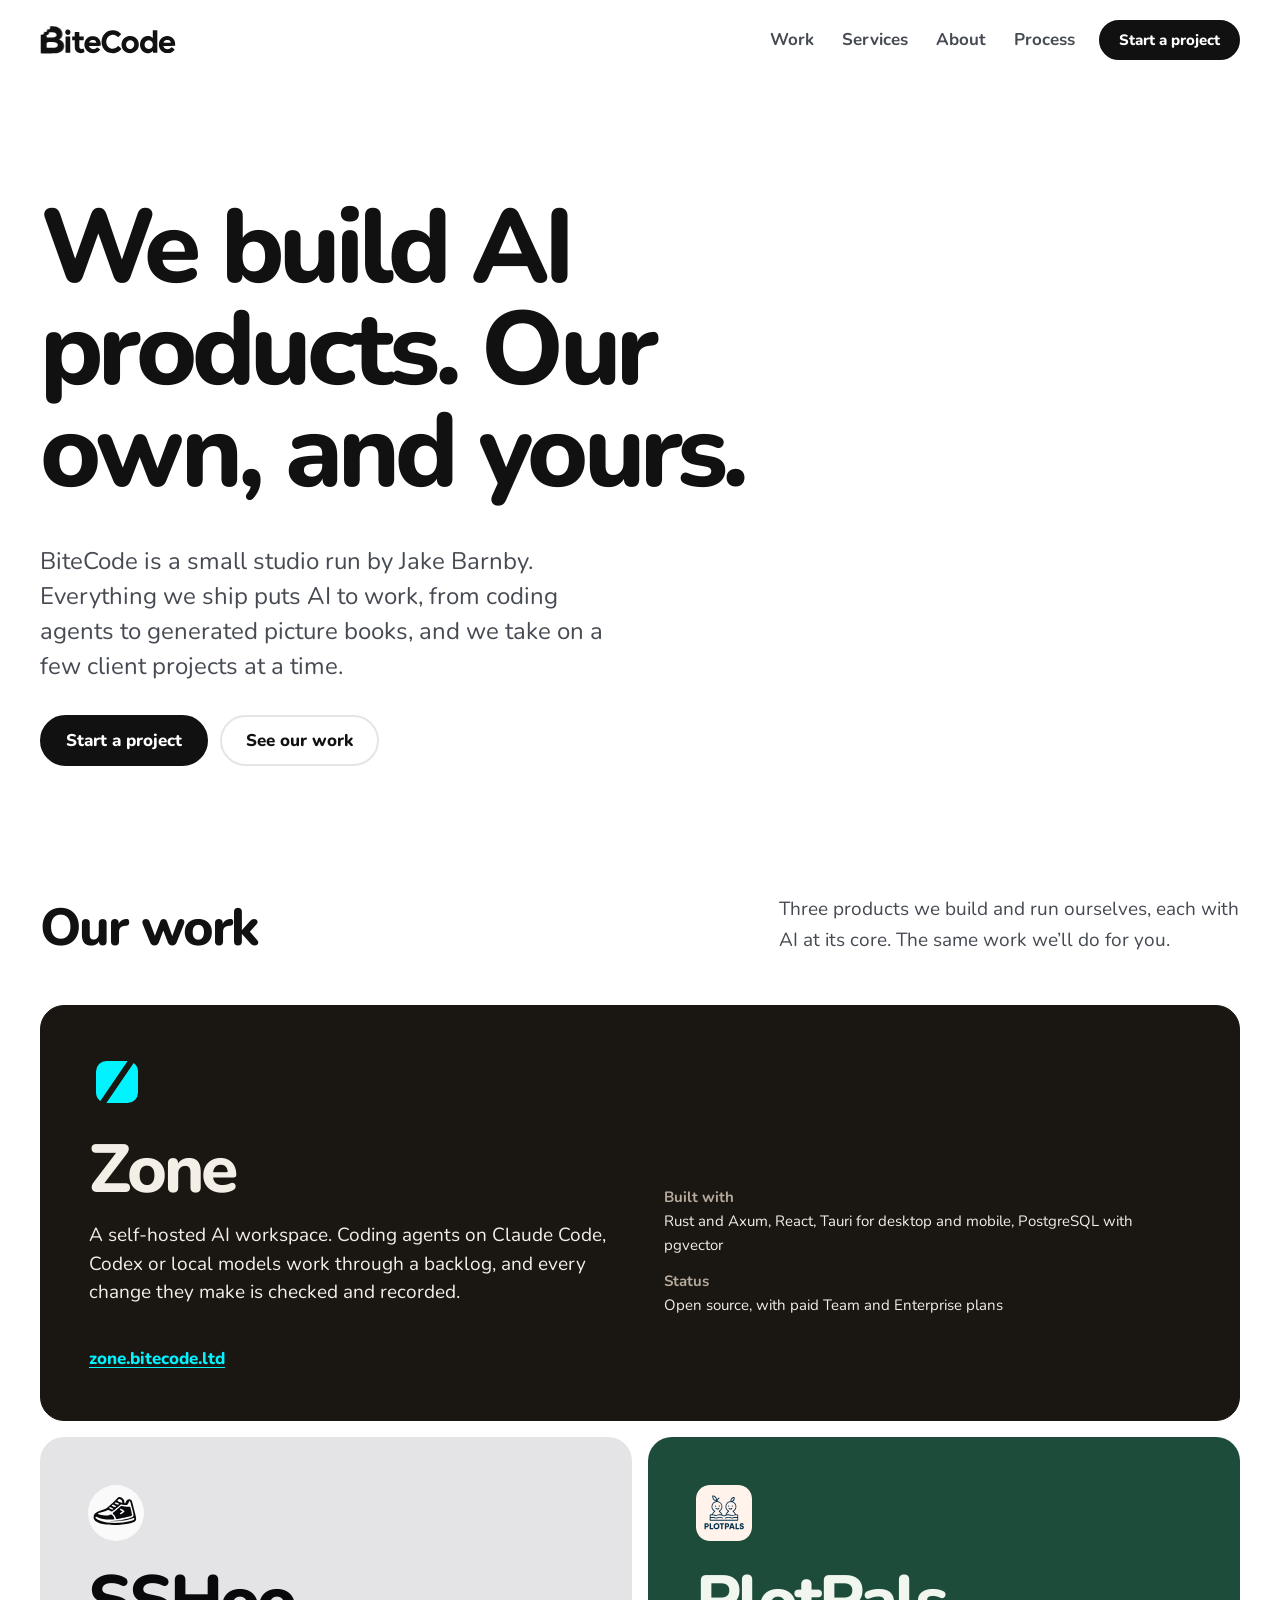
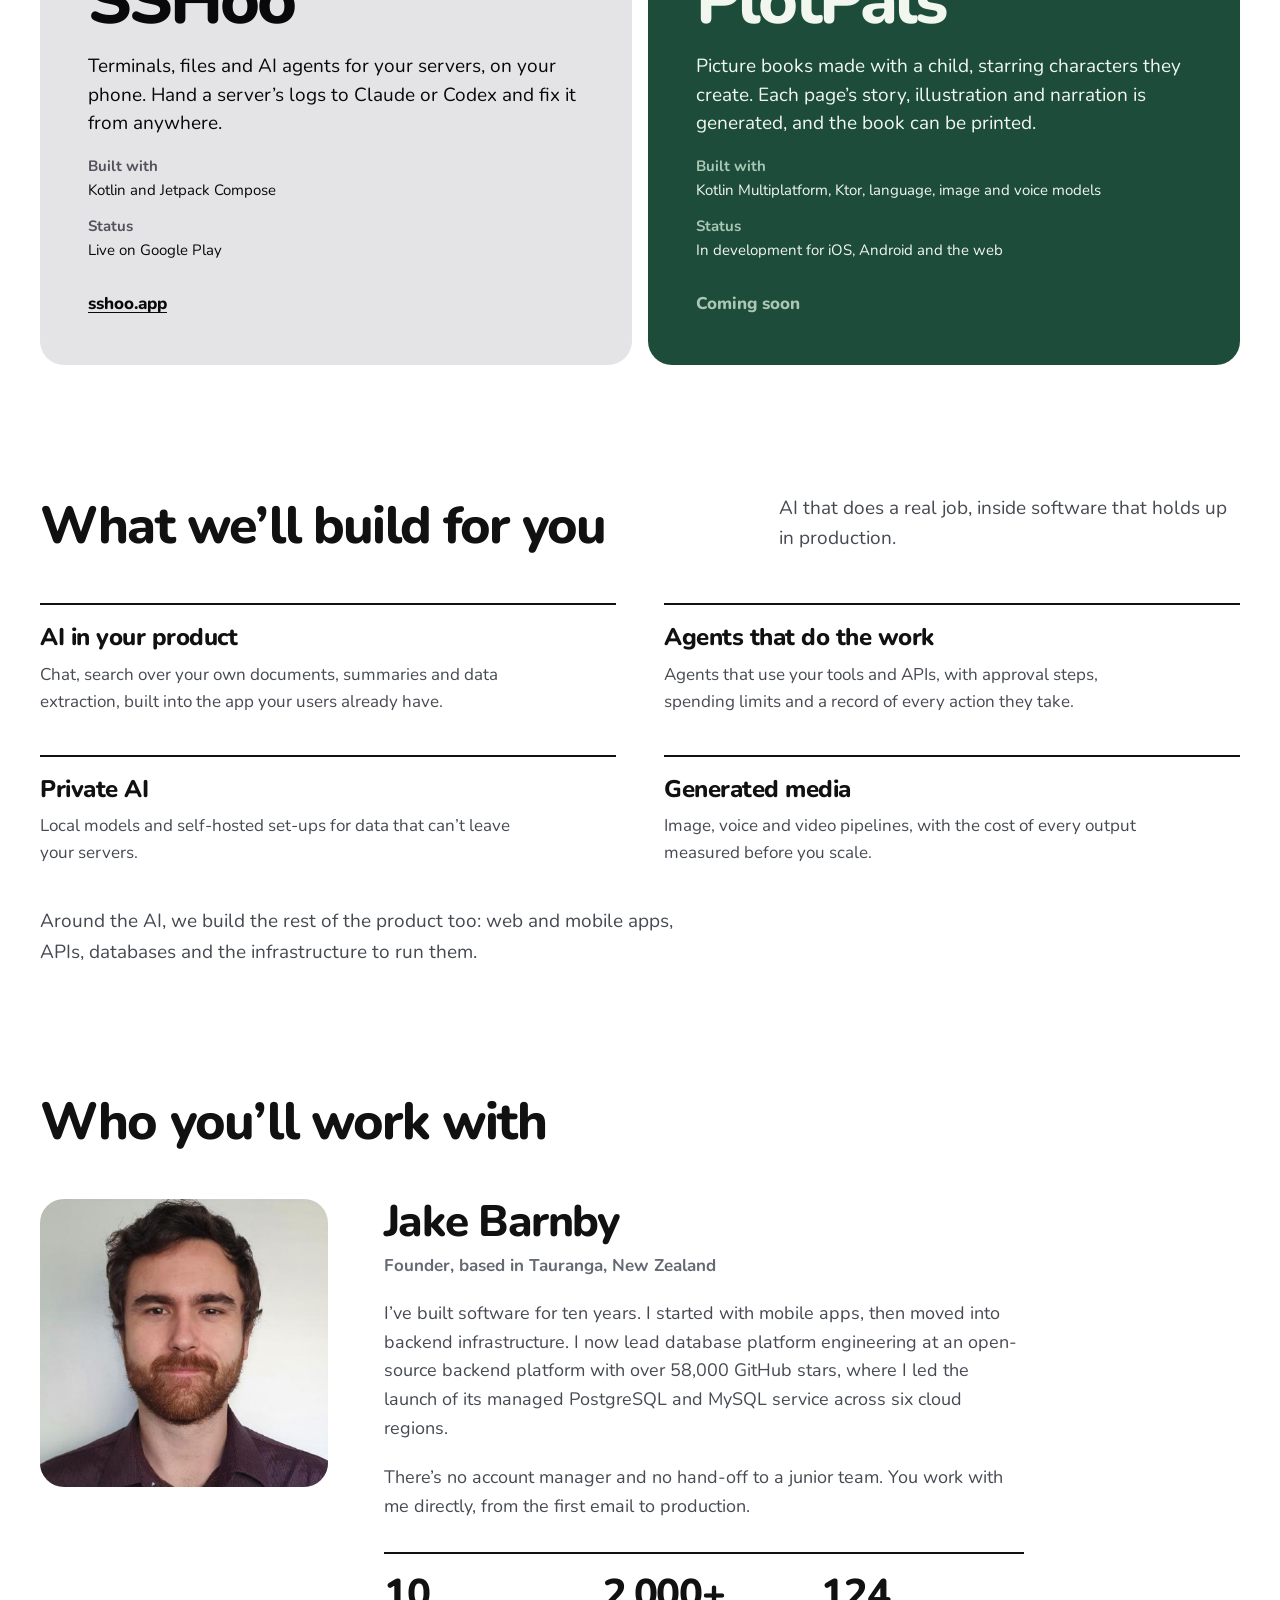
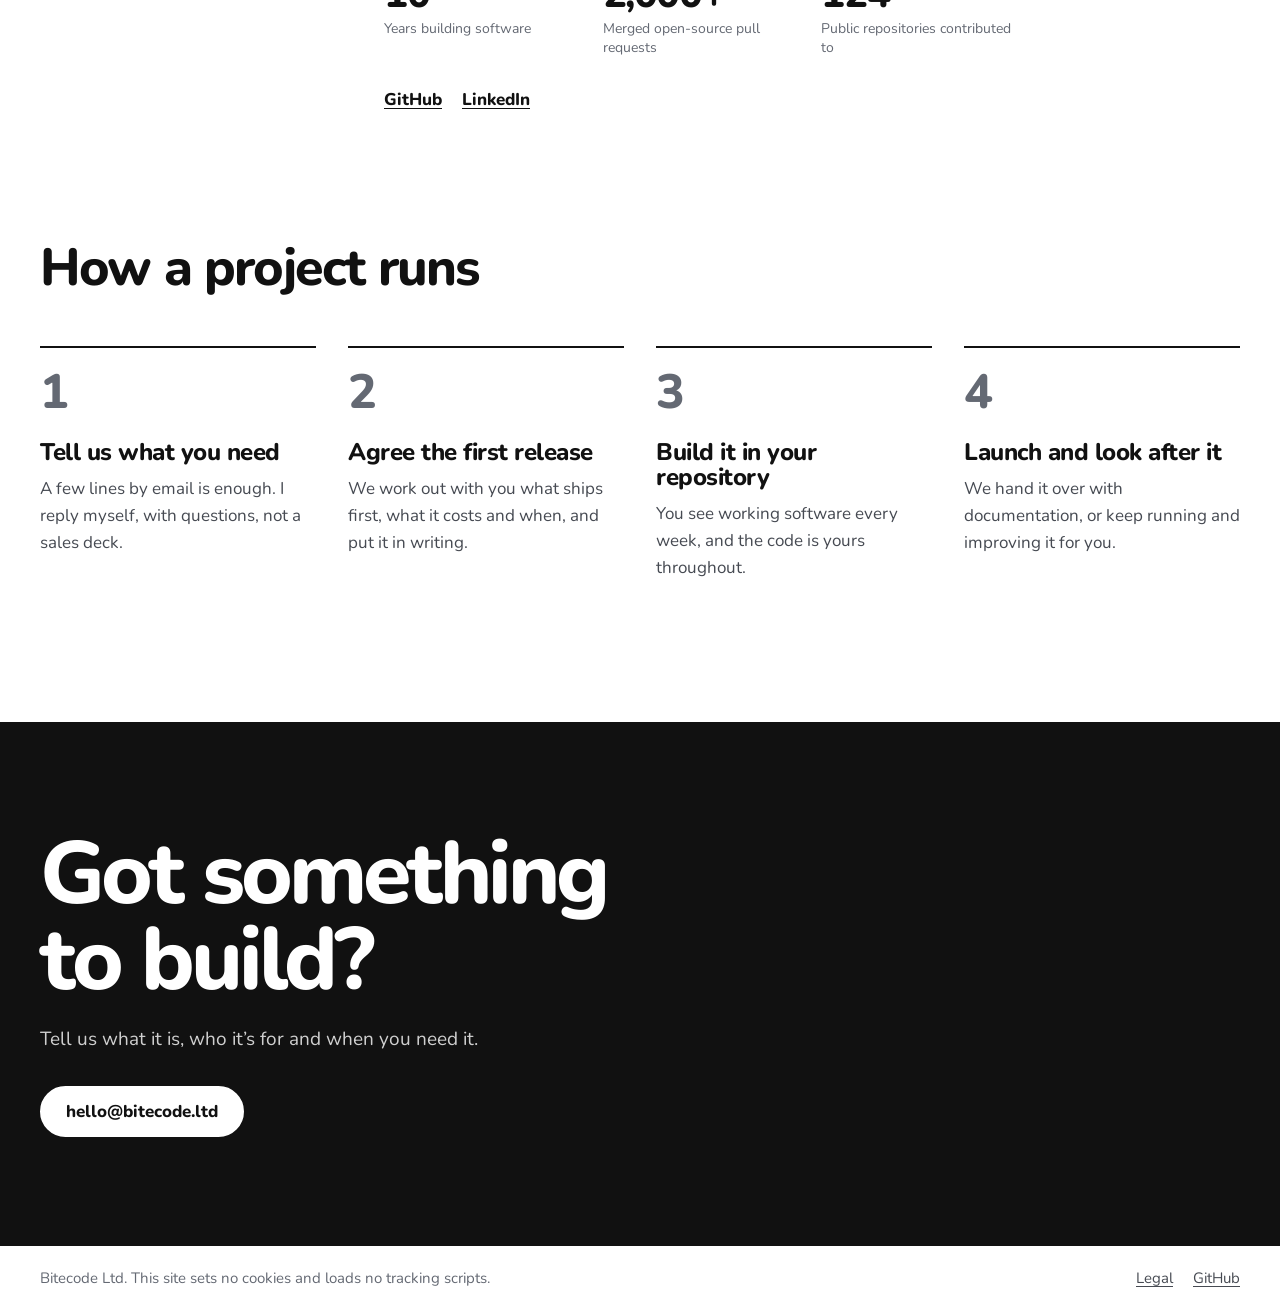
<file: site/index.html>
<!doctype html>
<html lang="en">
  <head>
    <meta charset="utf-8">
    <meta name="viewport" content="width=device-width, initial-scale=1">
    <title>BiteCode: AI products, our own and yours</title>
    <meta name="description" content="BiteCode is a small studio run by Jake Barnby. We build AI products, our own and our clients': agents, assistants, private AI and generated media.">
    <meta name="color-scheme" content="light dark">
    <meta name="theme-color" content="#ffffff" media="(prefers-color-scheme: light)">
    <meta name="theme-color" content="#0c0d10" media="(prefers-color-scheme: dark)">
    <meta name="referrer" content="strict-origin-when-cross-origin">
    <meta property="og:title" content="BiteCode">
    <meta property="og:description" content="We build AI products. Our own, and yours.">
    <meta property="og:type" content="website">
    <meta property="og:url" content="https://bitecode.ltd/">
    <link rel="canonical" href="https://bitecode.ltd/">
    <link rel="icon" href="favicon.svg" type="image/svg+xml">
    <link rel="preload" href="fonts/nunito-latin-800-normal.woff2" as="font" type="font/woff2" crossorigin>
    <link rel="preload" href="fonts/nunito-latin-400-normal.woff2" as="font" type="font/woff2" crossorigin>
    <link rel="stylesheet" href="style.css">
  </head>
  <body>
    <a class="skip-link" href="#main">Skip to content</a>
    <header class="site-header">
      <div class="container site-header-inner">
        <a class="brand" href="./" aria-current="page">
          <svg class="brand-wordmark" viewBox="7 7 818 170" role="img" aria-label="BiteCode">
            <path fill-rule="evenodd" d="M 238.836,170.147 C 227.739,166.469 220.812,160.163 216.792,150.079 C 214.741,144.936 214.540,142.529 214.208,119.291 L 213.849,94.081 206.175,93.791 L 198.500,93.500 198.500,82.500 L 198.500,71.500 206.250,71.208 L 214.000,70.916 214.000,57.933 L 214.000,44.950 216.648,43.944 C 218.104,43.390 224.291,43.064 230.398,43.219 L 241.500,43.500 241.778,57.221 L 242.056,70.942 255.278,71.221 L 268.500,71.500 268.500,82.500 L 268.500,93.500 255.250,93.779 L 242.000,94.058 242.000,115.061 C 242.000,137.889 242.603,141.200 247.328,144.296 C 250.628,146.458 257.726,146.493 263.021,144.375 C 265.255,143.481 267.352,143.019 267.681,143.348 C 268.011,143.677 269.528,148.346 271.053,153.723 C 274.234,164.941 274.455,164.375 265.195,168.712 C 257.906,172.126 246.658,172.738 238.836,170.147 Z M 314.000,170.881 C 300.524,168.711 285.358,157.595 279.182,145.361 C 264.165,115.612 277.034,81.181 307.000,70.933 C 315.452,68.042 329.767,67.796 338.500,70.391 C 359.679,76.683 372.000,94.213 372.000,118.055 C 372.000,129.010 375.666,128.000 335.893,128.000 C 296.110,128.000 298.073,127.470 304.250,136.553 C 312.702,148.980 331.212,151.415 343.961,141.776 C 346.344,139.974 349.015,137.969 349.897,137.321 C 351.230,136.340 352.846,137.222 359.496,142.560 C 363.894,146.089 367.643,149.428 367.826,149.979 C 368.010,150.530 365.571,153.695 362.406,157.013 C 350.947,169.027 333.511,174.022 314.000,170.881 Z M 344.542,105.311 C 343.470,101.042 340.242,97.227 335.185,94.254 C 331.259,91.946 329.367,91.504 323.500,91.526 C 316.200,91.554 311.833,93.114 307.153,97.367 C 305.097,99.235 301.000,105.956 301.000,107.460 C 301.000,107.757 310.949,108.000 323.108,108.000 L 345.217,108.000 344.542,105.311 Z M 427.500,170.108 C 408.492,165.372 393.868,153.919 384.951,136.787 C 379.254,125.840 377.000,116.140 377.000,102.570 C 377.000,82.307 383.463,66.480 397.536,52.280 C 411.367,38.325 427.268,32.338 448.000,33.281 C 465.085,34.057 478.736,39.545 490.531,50.378 L 496.500,55.861 486.909,65.515 L 477.318,75.170 472.559,71.051 C 459.542,59.785 442.708,57.122 428.118,64.022 C 400.994,76.849 397.416,118.620 421.867,136.993 C 429.049,142.389 435.782,144.504 445.531,144.424 C 452.409,144.369 454.580,143.890 460.666,141.085 C 464.858,139.152 469.542,136.004 472.093,133.405 C 474.471,130.982 476.936,129.000 477.570,129.000 C 479.044,129.000 497.000,144.967 497.000,146.277 C 497.000,146.818 493.901,150.305 490.113,154.026 C 482.033,161.963 470.410,168.218 459.500,170.501 C 450.215,172.443 436.180,172.271 427.500,170.108 Z M 540.000,170.886 C 536.975,170.401 530.846,168.211 526.379,166.018 C 508.991,157.481 498.019,139.865 498.027,120.500 C 498.037,95.658 513.246,75.599 536.703,69.489 C 539.848,68.670 546.294,68.000 551.029,68.000 C 584.392,68.000 608.258,96.354 602.527,129.184 C 597.434,158.358 571.168,175.875 540.000,170.886 Z M 559.728,144.469 C 565.512,142.053 569.335,138.637 572.247,133.287 C 577.890,122.919 576.621,110.396 569.057,101.802 C 553.421,84.039 525.766,95.387 525.753,119.573 C 525.750,126.473 528.486,133.770 532.804,138.376 C 539.124,145.120 551.480,147.915 559.728,144.469 Z M 646.105,170.417 C 630.021,166.092 617.714,153.347 612.387,135.500 C 609.559,126.027 609.985,111.569 613.389,101.500 C 617.734,88.644 624.342,80.223 635.195,73.713 C 649.633,65.051 670.084,66.311 683.694,76.700 L 688.000,79.987 688.000,56.465 L 688.000,32.944 701.750,33.222 L 715.500,33.500 715.500,101.500 L 715.500,169.500 702.250,169.779 L 689.000,170.058 689.000,163.913 L 689.000,157.767 685.250,161.151 C 674.439,170.906 660.335,174.244 646.105,170.417 Z M 673.500,144.134 C 678.647,141.790 684.238,135.562 686.491,129.663 C 689.087,122.864 688.231,111.776 684.635,105.640 C 676.649,92.012 659.152,88.952 647.561,99.156 C 633.514,111.520 635.961,135.320 652.105,143.365 C 658.601,146.602 667.387,146.918 673.500,144.134 Z M 766.000,170.952 C 762.975,170.431 756.840,168.208 752.366,166.012 C 743.277,161.549 735.516,154.123 730.766,145.343 C 721.668,128.523 723.057,104.022 733.974,88.777 C 744.938,73.465 766.188,65.397 785.285,69.296 C 795.827,71.448 802.965,74.908 809.378,80.973 C 819.405,90.456 824.257,102.970 823.789,118.140 L 823.500,127.500 787.842,128.000 L 752.185,128.500 753.518,132.375 C 755.214,137.309 760.148,142.407 765.957,145.229 C 769.392,146.899 772.329,147.441 778.000,147.454 C 786.704,147.474 792.427,145.319 798.682,139.668 C 802.527,136.195 802.678,136.151 805.083,137.805 C 811.565,142.265 820.000,149.445 820.000,150.502 C 820.000,152.339 807.921,163.490 803.480,165.752 C 793.740,170.714 777.613,172.951 766.000,170.952 Z M 796.531,105.250 C 795.483,101.052 791.346,96.225 786.692,93.770 C 781.193,90.870 770.168,90.677 765.000,93.391 C 758.950,96.567 753.000,103.291 753.000,106.950 C 753.000,107.652 760.339,108.000 775.108,108.000 L 797.217,108.000 796.531,105.250 Z M 158.241,120.750 L 158.500,71.500 172.500,71.500 L 186.500,71.500 186.759,120.750 L 187.019,170.000 172.500,170.000 L 157.981,170.000 158.241,120.750 Z M 163.859,58.842 C 153.898,53.067 153.354,37.908 162.875,31.439 C 165.627,29.569 167.775,29.000 172.084,29.000 C 181.832,29.000 188.231,35.367 188.231,45.066 C 188.231,57.499 174.716,65.138 163.859,58.842 Z"/>
            <g transform="scale(0.96)">
              <path class="bite-whole" fill-rule="evenodd" d="M 8.632,179.484 C 8.285,178.578 8.000,151.746 8.000,119.857 L 8.000,8.304 L 80.585,8.304 C 88.788,8.637 98.637,9.602 102.471,10.449 C 129.201,16.351 146.721,37.895 144.674,62.344 C 143.720,73.734 137.387,84.650 128.750,89.794 C 127.237,90.694 126.008,91.672 126.017,91.966 C 126.026,92.260 128.549,93.589 131.623,94.920 C 148.202,102.100 158.044,120.856 155.220,139.886 C 152.367,159.105 139.462,171.871 116.500,178.190 C 108.854,180.294 106.303,180.408 58.882,180.762 C 13.510,181.101 9.211,180.991 8.632,179.484 Z M 53,109 C 59,108 68,108 81,108 C 102,108 116,115 116,127 C 116,139 103,145 83,145 L 51,145 C 47,145 45,142 45,138 L 45,118 C 45,114 48,111 53,109 Z M 62,46 L 81,46 C 99,46 108,53 108,64 C 108,74 99,80 84,80 L 51,80 C 47,80 45,77 45,73 L 45,64 C 54,64 61,57 62,46 Z"/>
              <path class="bite-tooth" d="M 8.000,8.304 L 8.000,61.877 12.462,62.547 C 22.008,63.978 31.007,55.698 29.583,46.793 Z"/>
              <path class="bite-tooth" d="M 8.000,8.304 L 29.583,46.793 C 29.006,43.183 29.124,42.845 30.719,43.551 C 31.699,43.985 34.412,44.534 36.749,44.771 C 40.566,45.157 41.367,44.833 44.621,41.579 C 48.042,38.158 48.220,37.662 47.806,32.676 Z"/>
              <path class="bite-tooth" d="M 8.000,8.304 L 47.806,32.676 L 47.368,27.395 51.591,28.786 C 55.421,30.046 56.225,29.994 60.229,28.223 C 67.163,25.156 69.665,17.646 66.434,9.599 C 65.697,7.766 66.205,7.720 80.585,8.304 Z"/>
              <path class="bite-final" fill-rule="evenodd" d="M 8.632,179.484 C 8.285,178.578 8.000,151.746 8.000,119.857 L 8.000,61.877 12.462,62.547 C 22.008,63.978 31.007,55.698 29.583,46.793 C 29.006,43.183 29.124,42.845 30.719,43.551 C 31.699,43.985 34.412,44.534 36.749,44.771 C 40.566,45.157 41.367,44.833 44.621,41.579 C 48.042,38.158 48.220,37.662 47.806,32.676 L 47.368,27.395 51.591,28.786 C 55.421,30.046 56.225,29.994 60.229,28.223 C 67.163,25.156 69.665,17.646 66.434,9.599 C 65.697,7.766 66.205,7.720 80.585,8.304 C 88.788,8.637 98.637,9.602 102.471,10.449 C 129.201,16.351 146.721,37.895 144.674,62.344 C 143.720,73.734 137.387,84.650 128.750,89.794 C 127.237,90.694 126.008,91.672 126.017,91.966 C 126.026,92.260 128.549,93.589 131.623,94.920 C 148.202,102.100 158.044,120.856 155.220,139.886 C 152.367,159.105 139.462,171.871 116.500,178.190 C 108.854,180.294 106.303,180.408 58.882,180.762 C 13.510,181.101 9.211,180.991 8.632,179.484 Z M 53,109 C 59,108 68,108 81,108 C 102,108 116,115 116,127 C 116,139 103,145 83,145 L 51,145 C 47,145 45,142 45,138 L 45,118 C 45,114 48,111 53,109 Z M 62,46 L 81,46 C 99,46 108,53 108,64 C 108,74 99,80 84,80 L 51,80 C 47,80 45,77 45,73 L 45,64 C 54,64 61,57 62,46 Z"/>
            </g>
          </svg>
        </a>
        <nav class="site-navigation" aria-label="Main">
          <ul>
            <li><a href="#work">Work</a></li>
            <li><a href="#services">Services</a></li>
            <li><a href="#about">About</a></li>
            <li><a href="#process">Process</a></li>
          </ul>
        </nav>
        <a class="button button-small" href="mailto:hello@bitecode.ltd?subject=New%20project">Start a project</a>
      </div>
    </header>
    <main id="main" tabindex="-1">
      <section class="container hero">
        <h1>We build AI products. Our own, and yours.</h1>
        <p class="lead">BiteCode is a small studio run by Jake Barnby. Everything we ship puts AI to work, from coding agents to generated picture books, and we take on a few client projects at a time.</p>
        <div class="actions">
          <a class="button" href="mailto:hello@bitecode.ltd?subject=New%20project">Start a project</a>
          <a class="button button-quiet" href="#work">See our work</a>
        </div>
      </section>

      <section class="container section" id="work" aria-labelledby="work-heading" tabindex="-1">
        <div class="section-heading">
          <h2 id="work-heading">Our work</h2>
          <p>Three products we build and run ourselves, each with AI at its core. The same work we’ll do for you.</p>
        </div>
        <ul class="work">
          <li class="project project-zone">
            <img class="project-icon" src="products/zone.svg" alt="" width="64" height="64">
            <h3>Zone</h3>
            <p class="project-summary">A self-hosted AI workspace. Coding agents on Claude Code, Codex or local models work through a backlog, and every change they make is checked and recorded.</p>
            <dl class="project-facts">
              <div><dt>Built with</dt><dd>Rust and Axum, React, Tauri for desktop and mobile, PostgreSQL with pgvector</dd></div>
              <div><dt>Status</dt><dd>Open source, with paid Team and Enterprise plans</dd></div>
            </dl>
            <a class="project-link" href="https://zone.bitecode.ltd/">zone.bitecode.ltd</a>
          </li>
          <li class="project project-sshoo">
            <img class="project-icon" src="products/sshoo.svg" alt="" width="64" height="64">
            <h3>SSHoo</h3>
            <p class="project-summary">Terminals, files and AI agents for your servers, on your phone. Hand a server’s logs to Claude or Codex and fix it from anywhere.</p>
            <dl class="project-facts">
              <div><dt>Built with</dt><dd>Kotlin and Jetpack Compose</dd></div>
              <div><dt>Status</dt><dd>Live on Google Play</dd></div>
            </dl>
            <a class="project-link" href="https://sshoo.app/">sshoo.app</a>
          </li>
          <li class="project project-plotpals">
            <img class="project-icon" src="products/plotpals.svg" alt="" width="64" height="64">
            <h3>PlotPals</h3>
            <p class="project-summary">Picture books made with a child, starring characters they create. Each page’s story, illustration and narration is generated, and the book can be printed.</p>
            <dl class="project-facts">
              <div><dt>Built with</dt><dd>Kotlin Multiplatform, Ktor, language, image and voice models</dd></div>
              <div><dt>Status</dt><dd>In development for iOS, Android and the web</dd></div>
            </dl>
            <span class="project-link">Coming soon</span>
          </li>
        </ul>
      </section>

      <section class="container section" id="services" aria-labelledby="services-heading" tabindex="-1">
        <div class="section-heading">
          <h2 id="services-heading">What we’ll build for you</h2>
          <p>AI that does a real job, inside software that holds up in production.</p>
        </div>
        <ul class="services">
          <li>
            <h3>AI in your product</h3>
            <p>Chat, search over your own documents, summaries and data extraction, built into the app your users already have.</p>
          </li>
          <li>
            <h3>Agents that do the work</h3>
            <p>Agents that use your tools and APIs, with approval steps, spending limits and a record of every action they take.</p>
          </li>
          <li>
            <h3>Private AI</h3>
            <p>Local models and self-hosted set-ups for data that can’t leave your servers.</p>
          </li>
          <li>
            <h3>Generated media</h3>
            <p>Image, voice and video pipelines, with the cost of every output measured before you scale.</p>
          </li>
        </ul>
        <p class="services-note">Around the AI, we build the rest of the product too: web and mobile apps, APIs, databases and the infrastructure to run them.</p>
      </section>

      <section class="container section" id="about" aria-labelledby="about-heading" tabindex="-1">
        <div class="section-heading">
          <h2 id="about-heading">Who you’ll work with</h2>
        </div>
        <div class="founder">
          <img class="founder-photo" src="jake.jpg" alt="Jake Barnby" width="400" height="400">
          <div class="founder-body">
            <h3>Jake Barnby</h3>
            <p class="founder-role">Founder, based in Tauranga, New Zealand</p>
            <p>I’ve built software for ten years. I started with mobile apps, then moved into backend infrastructure. I now lead database platform engineering at an open-source backend platform with over 58,000 GitHub stars, where I led the launch of its managed PostgreSQL and MySQL service across six cloud regions.</p>
            <p>There’s no account manager and no hand-off to a junior team. You work with me directly, from the first email to production.</p>
            <dl class="founder-facts">
              <div><dt>Years building software</dt><dd>10</dd></div>
              <div><dt>Merged open-source pull requests</dt><dd>2,000+</dd></div>
              <div><dt>Public repositories contributed to</dt><dd>124</dd></div>
            </dl>
            <ul class="founder-links">
              <li><a href="https://github.com/abnegate">GitHub</a></li>
              <li><a href="https://www.linkedin.com/in/jakebarnby/">LinkedIn</a></li>
            </ul>
          </div>
        </div>
      </section>

      <section class="container section" id="process" aria-labelledby="process-heading" tabindex="-1">
        <div class="section-heading">
          <h2 id="process-heading">How a project runs</h2>
        </div>
        <ol class="process">
          <li>
            <h3>Tell us what you need</h3>
            <p>A few lines by email is enough. I reply myself, with questions, not a sales deck.</p>
          </li>
          <li>
            <h3>Agree the first release</h3>
            <p>We work out with you what ships first, what it costs and when, and put it in writing.</p>
          </li>
          <li>
            <h3>Build it in your repository</h3>
            <p>You see working software every week, and the code is yours throughout.</p>
          </li>
          <li>
            <h3>Launch and look after it</h3>
            <p>We hand it over with documentation, or keep running and improving it for you.</p>
          </li>
        </ol>
      </section>

      <section class="contact" aria-labelledby="contact-heading">
        <div class="container contact-inner">
          <h2 id="contact-heading">Got something to build?</h2>
          <p>Tell us what it is, who it’s for and when you need it.</p>
          <a class="button button-inverse" href="mailto:hello@bitecode.ltd?subject=New%20project">hello@bitecode.ltd</a>
        </div>
      </section>
    </main>
    <footer class="site-footer">
      <div class="container site-footer-inner">
        <p>Bitecode Ltd. This site sets no cookies and loads no tracking scripts.</p>
        <nav aria-label="Footer">
          <ul>
            <li><a href="legal/">Legal</a></li>
            <li><a href="https://github.com/bitecodehq">GitHub</a></li>
          </ul>
        </nav>
      </div>
    </footer>
  </body>
</html>
</file>
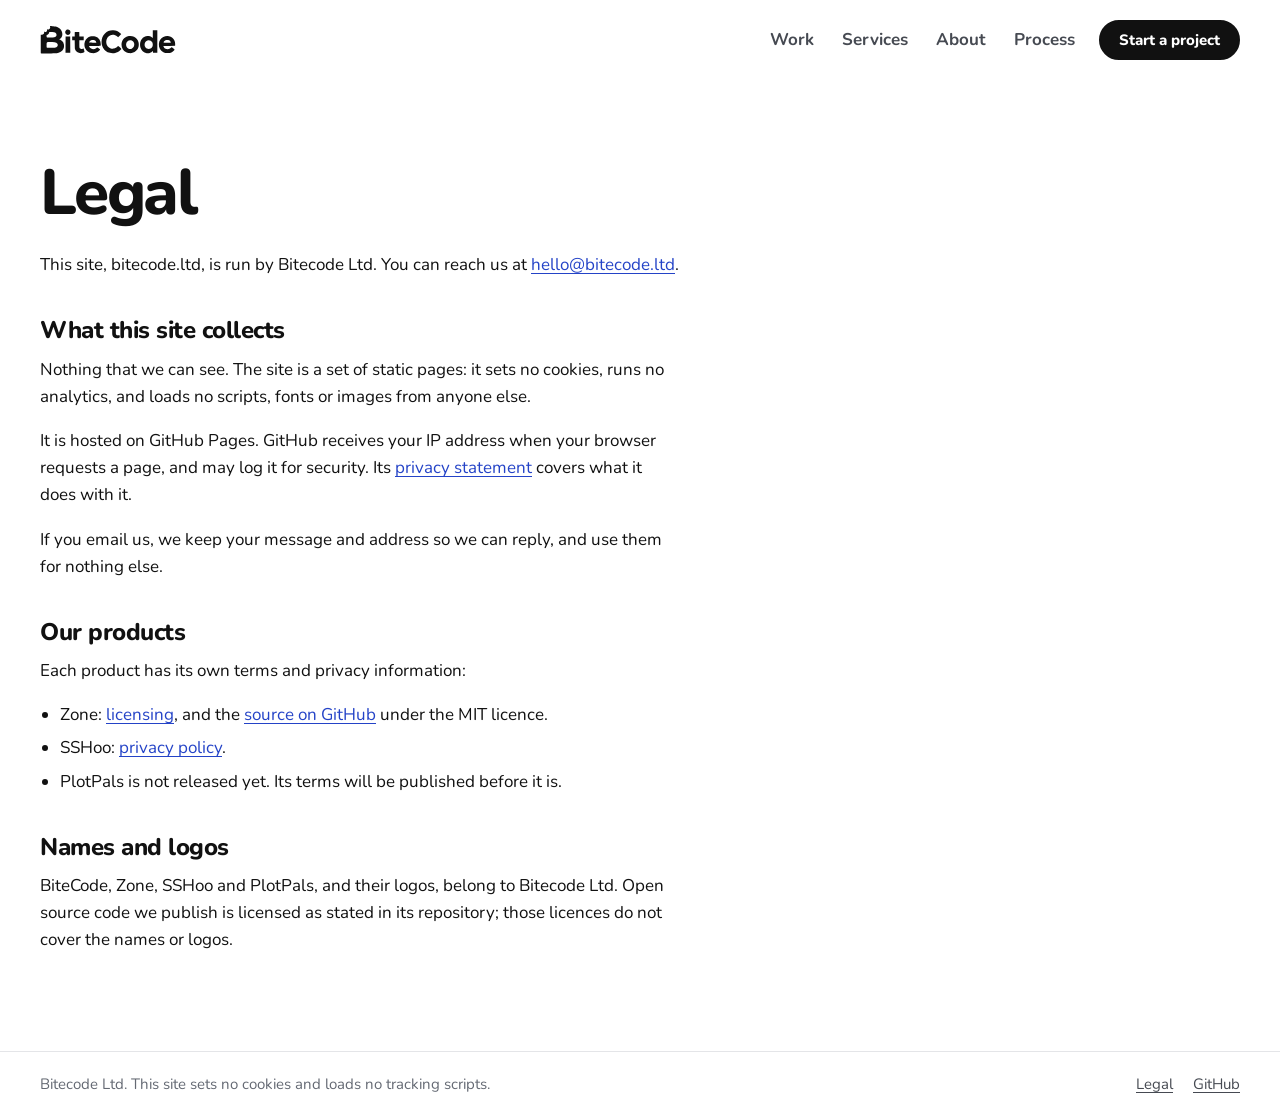
<file: site/legal/index.html>
<!doctype html>
<html lang="en">
  <head>
    <meta charset="utf-8">
    <meta name="viewport" content="width=device-width, initial-scale=1">
    <title>Legal - BiteCode</title>
    <meta name="description" content="Who runs bitecode.ltd, what this site collects, and where to find each product's terms.">
    <meta name="color-scheme" content="light dark">
    <meta name="theme-color" content="#ffffff" media="(prefers-color-scheme: light)">
    <meta name="theme-color" content="#0c0d10" media="(prefers-color-scheme: dark)">
    <meta name="referrer" content="strict-origin-when-cross-origin">
    <link rel="canonical" href="https://bitecode.ltd/legal/">
    <link rel="icon" href="../favicon.svg" type="image/svg+xml">
    <link rel="preload" href="../fonts/nunito-latin-400-normal.woff2" as="font" type="font/woff2" crossorigin>
    <link rel="stylesheet" href="../style.css">
  </head>
  <body>
    <a class="skip-link" href="#main">Skip to content</a>
    <header class="site-header">
      <div class="container site-header-inner">
        <a class="brand" href="../">
          <svg class="brand-wordmark" role="img" aria-label="BiteCode"><use href="../logo.svg#wordmark"/></svg>
        </a>
        <nav class="site-navigation" aria-label="Main">
          <ul>
            <li><a href="../#work">Work</a></li>
            <li><a href="../#services">Services</a></li>
            <li><a href="../#about">About</a></li>
            <li><a href="../#process">Process</a></li>
          </ul>
        </nav>
        <a class="button button-small" href="mailto:hello@bitecode.ltd?subject=New%20project">Start a project</a>
      </div>
    </header>
    <main id="main" tabindex="-1">
      <article class="container prose">
        <h1>Legal</h1>
        <p>This site, bitecode.ltd, is run by Bitecode Ltd. You can reach us at <a href="mailto:hello@bitecode.ltd">hello@bitecode.ltd</a>.</p>

        <h2>What this site collects</h2>
        <p>Nothing that we can see. The site is a set of static pages: it sets no cookies, runs no analytics, and loads no scripts, fonts or images from anyone else.</p>
        <p>It is hosted on GitHub Pages. GitHub receives your IP address when your browser requests a page, and may log it for security. Its <a href="https://docs.github.com/en/site-policy/privacy-policies/github-general-privacy-statement">privacy statement</a> covers what it does with it.</p>
        <p>If you email us, we keep your message and address so we can reply, and use them for nothing else.</p>

        <h2>Our products</h2>
        <p>Each product has its own terms and privacy information:</p>
        <ul>
          <li>Zone: <a href="https://zone.bitecode.ltd/licensing/">licensing</a>, and the <a href="https://github.com/bitecodehq/zone">source on GitHub</a> under the MIT licence.</li>
          <li>SSHoo: <a href="https://sshoo.app/privacy">privacy policy</a>.</li>
          <li>PlotPals is not released yet. Its terms will be published before it is.</li>
        </ul>

        <h2>Names and logos</h2>
        <p>BiteCode, Zone, SSHoo and PlotPals, and their logos, belong to Bitecode Ltd. Open source code we publish is licensed as stated in its repository; those licences do not cover the names or logos.</p>
      </article>
    </main>
    <footer class="site-footer">
      <div class="container site-footer-inner">
        <p>Bitecode Ltd. This site sets no cookies and loads no tracking scripts.</p>
        <nav aria-label="Footer">
          <ul>
            <li><a href="./" aria-current="page">Legal</a></li>
            <li><a href="https://github.com/bitecodehq">GitHub</a></li>
          </ul>
        </nav>
      </div>
    </footer>
  </body>
</html>
</file>
<file: site/style.css>
@font-face {
  font-family: 'Nunito';
  font-style: normal;
  font-weight: 400;
  font-display: swap;
  src: url('fonts/nunito-latin-400-normal.woff2') format('woff2');
}

@font-face {
  font-family: 'Nunito';
  font-style: normal;
  font-weight: 700;
  font-display: swap;
  src: url('fonts/nunito-latin-700-normal.woff2') format('woff2');
}

@font-face {
  font-family: 'Nunito';
  font-style: normal;
  font-weight: 800;
  font-display: swap;
  src: url('fonts/nunito-latin-800-normal.woff2') format('woff2');
}

:root {
  color-scheme: light dark;
  --font: 'Nunito', system-ui, -apple-system, 'Segoe UI', sans-serif;

  --background: #ffffff;
  --text: #111111;
  --text-secondary: #464a52;
  --text-muted: #646973;
  --line: #e4e5e8;
  --focus: #2443c7;
  --band: #111111;
  --band-text: #ffffff;
  --zone-edge: #1a1612;

  --gutter: 16px;
  --width: 1200px;
  --measure: 40rem;
  --radius: 24px;
}

@media (prefers-color-scheme: dark) {
  :root {
    --background: #0c0d10;
    --text: #ffffff;
    --text-secondary: #c3c7ce;
    --text-muted: #9ca1aa;
    --line: #25272d;
    --focus: #93abff;
    --band: #17191e;
    --band-text: #ffffff;
    --zone-edge: #3a332b;
  }
}

@media (min-width: 720px) {
  :root {
    --gutter: 40px;
  }
}

*,
*::before,
*::after {
  box-sizing: border-box;
}

html {
  -webkit-text-size-adjust: 100%;
  text-size-adjust: 100%;
  scroll-behavior: smooth;
}

@media (prefers-reduced-motion: reduce) {
  html {
    scroll-behavior: auto;
  }
}

body {
  margin: 0;
  min-height: 100vh;
  display: flex;
  flex-direction: column;
  background: var(--background);
  color: var(--text);
  font-family: var(--font);
  font-size: 1.0625rem;
  line-height: 1.6;
  overflow-wrap: break-word;
  -webkit-font-smoothing: antialiased;
}

main {
  flex: 1;
}

main:focus,
section:focus {
  outline: none;
}

h1,
h2,
h3,
p,
dl,
dd {
  margin: 0;
}

h1,
h2,
h3 {
  font-weight: 800;
  line-height: 1.05;
}

ul,
ol {
  margin: 0;
  padding: 0;
  list-style: none;
}

a {
  color: inherit;
  text-decoration-thickness: 1px;
  text-underline-offset: 0.2em;
}

a:hover {
  text-decoration-thickness: 2px;
}

:focus-visible {
  outline: 3px solid var(--focus);
  outline-offset: 3px;
  border-radius: 6px;
}

.skip-link {
  position: absolute;
  left: var(--gutter);
  top: -100px;
  padding: 0.5rem 0.75rem;
  background: var(--text);
  color: var(--background);
  border-radius: 8px;
  z-index: 10;
}

.skip-link:focus {
  top: 12px;
}

.container {
  width: 100%;
  max-width: calc(var(--width) + 2 * var(--gutter));
  margin: 0 auto;
  padding: 0 var(--gutter);
}

.button {
  display: inline-flex;
  align-items: center;
  justify-content: center;
  min-height: 3rem;
  padding: 0.625rem 1.5rem;
  border: 2px solid var(--text);
  border-radius: 999px;
  background: var(--text);
  color: var(--background);
  font-weight: 800;
  text-decoration: none;
  white-space: nowrap;
}

.button:hover {
  background: transparent;
  color: var(--text);
}

.button-quiet {
  background: transparent;
  color: var(--text);
  border-color: var(--line);
}

.button-quiet:hover {
  border-color: var(--text);
}

.button-small {
  min-height: 2.5rem;
  padding: 0.375rem 1.125rem;
  font-size: 0.9375rem;
}

.site-header-inner {
  display: flex;
  align-items: center;
  gap: 1.5rem;
  padding-top: 1.25rem;
  padding-bottom: 1.25rem;
}

.brand {
  display: inline-flex;
  margin-right: auto;
  color: var(--text);
}

.brand-wordmark {
  display: block;
  width: 8.5rem;
  height: 1.75rem;
  fill: currentColor;
}

.bite-whole,
.bite-tooth {
  display: none;
}

@media (prefers-reduced-motion: no-preference) {
  .bite-whole {
    display: inline;
    animation: bite-swap 0s linear 1.15s forwards;
  }

  .bite-tooth {
    display: inline;
    fill: var(--background);
    stroke: var(--background);
    stroke-width: 0.75;
    opacity: 0;
    transform-box: fill-box;
    transform-origin: 0 0;
    animation: bite 0.16s cubic-bezier(0.2, 0.9, 0.3, 1.25) forwards;
  }

  .bite-tooth:nth-of-type(2) {
    animation-delay: 0.5s;
  }

  .bite-tooth:nth-of-type(3) {
    animation-delay: 0.72s;
  }

  .bite-tooth:nth-of-type(4) {
    animation-delay: 0.94s;
  }

  .bite-final {
    opacity: 0;
    animation: bite-reveal 0s linear 1.15s forwards;
  }
}

@keyframes bite {
  from {
    opacity: 1;
    transform: scale(0.2);
  }

  to {
    opacity: 1;
    transform: scale(1);
  }
}

@keyframes bite-swap {
  to {
    opacity: 0;
  }
}

@keyframes bite-reveal {
  to {
    opacity: 1;
  }
}

.site-navigation {
  display: none;
}

.site-navigation ul {
  display: flex;
  gap: 1.75rem;
}

.site-navigation a {
  color: var(--text-secondary);
  font-weight: 700;
  text-decoration: none;
}

.site-navigation a:hover {
  color: var(--text);
}

@media (min-width: 720px) {
  .site-navigation {
    display: block;
  }
}

.hero {
  padding-top: clamp(3rem, 1rem + 8vw, 8rem);
  padding-bottom: clamp(1rem, 0.5rem + 2vw, 2rem);
}

.hero h1 {
  max-width: 13ch;
  font-size: clamp(2.75rem, 1rem + 7vw, 6.5rem);
  letter-spacing: -0.045em;
  line-height: 0.98;
}

.lead {
  max-width: 36rem;
  margin-top: clamp(1.5rem, 1rem + 2vw, 2.5rem);
  color: var(--text-secondary);
  font-size: clamp(1.1875rem, 1rem + 0.8vw, 1.5rem);
  line-height: 1.45;
}

.actions {
  display: flex;
  flex-wrap: wrap;
  gap: 0.75rem;
  margin-top: 2rem;
}

.section {
  padding-top: clamp(3.5rem, 2rem + 5vw, 7rem);
  padding-bottom: clamp(1rem, 0.5rem + 2vw, 2rem);
}

.section-heading {
  display: grid;
  gap: 0.75rem 3rem;
  margin-bottom: clamp(2rem, 1.5rem + 2vw, 3.5rem);
}

.section-heading h2 {
  font-size: clamp(2rem, 1.4rem + 2.4vw, 3.25rem);
  letter-spacing: -0.035em;
}

.section-heading p {
  max-width: 32rem;
  color: var(--text-secondary);
  font-size: 1.1875rem;
}

@media (min-width: 900px) {
  .section-heading {
    grid-template-columns: 3fr 2fr;
    align-items: end;
  }
}

.work {
  display: grid;
  gap: 1rem;
}

.project {
  --project-muted: currentColor;
  display: flex;
  flex-direction: column;
  gap: 1rem;
  padding: clamp(1.5rem, 1rem + 2.5vw, 3rem);
  border-radius: var(--radius);
}

.project-icon {
  width: 3.5rem;
  height: 3.5rem;
  border-radius: 14px;
}

.project h3 {
  margin-top: 0.5rem;
  font-size: clamp(2.5rem, 1.6rem + 3.4vw, 4.25rem);
  letter-spacing: -0.045em;
}

.project-summary {
  max-width: 34rem;
  font-size: 1.1875rem;
  line-height: 1.5;
}

.project-facts {
  display: grid;
  gap: 0.75rem;
  max-width: 34rem;
  font-size: 0.9375rem;
}

.project-facts dt {
  color: var(--project-muted);
  font-weight: 700;
}

.project-link {
  margin-top: auto;
  padding-top: 0.75rem;
  font-weight: 800;
  font-size: 1.0625rem;
}

span.project-link {
  color: var(--project-muted);
}

.project-zone {
  --project-muted: #b5aa9b;
  background: #1a1612;
  color: #f3eee6;
  border: 1px solid var(--zone-edge);
}

.project-zone .project-link {
  color: #00f3ff;
}

.project-sshoo {
  --project-muted: #52525b;
  background: #e4e4e7;
  color: #09090b;
}

.project-plotpals {
  --project-muted: #a9c7b4;
  background: #1d4d3a;
  color: #f1f7ee;
}

@media (min-width: 900px) {
  .work {
    grid-template-columns: 1fr 1fr;
  }

  .project-zone {
    grid-column: 1 / -1;
    display: grid;
    grid-template-columns: 1fr 1fr;
    grid-template-rows: auto auto 1fr;
    column-gap: 3rem;
    min-height: 26rem;
  }

  .project-zone .project-icon,
  .project-zone h3,
  .project-zone .project-summary {
    grid-column: 1;
  }

  .project-zone .project-facts {
    grid-column: 2;
    grid-row: 1 / 4;
    align-self: end;
  }

  .project-zone .project-link {
    grid-column: 1;
    align-self: end;
  }

  .project-sshoo,
  .project-plotpals {
    min-height: 32rem;
  }
}

.services {
  display: grid;
  gap: 2.5rem 3rem;
}

.services li,
.process li {
  padding-top: 1.25rem;
  border-top: 2px solid var(--text);
}

.services h3,
.process h3 {
  font-size: 1.5rem;
  letter-spacing: -0.02em;
}

.services p,
.process p {
  max-width: 30rem;
  margin-top: 0.625rem;
  color: var(--text-secondary);
}

@media (min-width: 720px) {
  .services {
    grid-template-columns: 1fr 1fr;
  }
}

.services-note {
  max-width: 40rem;
  margin-top: 2.5rem;
  color: var(--text-secondary);
  font-size: 1.1875rem;
}

.founder {
  display: grid;
  gap: 1.75rem;
}

.founder-photo {
  width: 100%;
  max-width: 18rem;
  height: auto;
  aspect-ratio: 1;
  border-radius: var(--radius);
  object-fit: cover;
}

.founder-body {
  max-width: 40rem;
}

.founder-body h3 {
  font-size: clamp(2rem, 1.5rem + 2vw, 2.75rem);
  letter-spacing: -0.035em;
}

.founder-role {
  margin-top: 0.375rem;
  color: var(--text-muted);
  font-weight: 700;
}

.founder-body > p:not(.founder-role) {
  margin-top: 1.25rem;
  color: var(--text-secondary);
  font-size: 1.125rem;
}

.founder-facts {
  display: grid;
  grid-template-columns: repeat(3, minmax(0, 1fr));
  gap: 1rem;
  margin-top: 2rem;
  padding-top: 1.25rem;
  border-top: 2px solid var(--text);
}

.founder-facts div {
  display: flex;
  flex-direction: column;
  gap: 0.375rem;
}

.founder-facts dd {
  order: -1;
}

.founder-facts dd {
  font-size: clamp(1.75rem, 1.3rem + 1.6vw, 2.5rem);
  font-weight: 800;
  letter-spacing: -0.035em;
  line-height: 1;
}

.founder-facts dt {
  color: var(--text-muted);
  font-size: 0.875rem;
  line-height: 1.35;
}

.founder-links {
  display: flex;
  gap: 1.25rem;
  margin-top: 1.75rem;
  font-weight: 800;
}

@media (min-width: 900px) {
  .founder {
    grid-template-columns: 18rem minmax(0, 1fr);
    gap: 3.5rem;
  }
}

.process {
  display: grid;
  gap: 2.5rem 2rem;
  counter-reset: step;
}

.process li {
  counter-increment: step;
}

.process li::before {
  content: counter(step);
  display: block;
  margin-bottom: 1.5rem;
  font-size: 3rem;
  font-weight: 800;
  line-height: 1;
  letter-spacing: -0.04em;
  color: var(--text-muted);
}

@media (min-width: 720px) {
  .process {
    grid-template-columns: 1fr 1fr;
  }
}

@media (min-width: 1100px) {
  .process {
    grid-template-columns: repeat(4, 1fr);
  }
}

.contact {
  margin-top: clamp(4rem, 2rem + 6vw, 8rem);
  background: var(--band);
  color: var(--band-text);
}

.contact-inner {
  padding-top: clamp(3.5rem, 2rem + 6vw, 7rem);
  padding-bottom: clamp(3.5rem, 2rem + 6vw, 7rem);
}

.contact h2 {
  max-width: 12ch;
  font-size: clamp(2.75rem, 1rem + 6vw, 5.5rem);
  letter-spacing: -0.045em;
  line-height: 0.98;
}

.contact p {
  margin-top: 1.25rem;
  font-size: 1.1875rem;
  opacity: 0.8;
}

.contact .button {
  margin-top: 2rem;
  background: #ffffff;
  color: #111111;
  border-color: #ffffff;
}

.contact .button:hover {
  background: transparent;
  color: #ffffff;
}

.prose > * {
  max-width: var(--measure);
}

.prose {
  padding-top: clamp(2.5rem, 2rem + 4vw, 5rem);
  padding-bottom: clamp(3rem, 2rem + 4vw, 5rem);
}

.prose h1 {
  font-size: clamp(2.5rem, 1.4rem + 4vw, 4rem);
  letter-spacing: -0.04em;
  margin-bottom: 1.5rem;
}

.prose h2 {
  margin: 2.5rem 0 0.75rem;
  font-size: 1.5rem;
  letter-spacing: -0.02em;
}

.prose p {
  margin-bottom: 1em;
}

.prose a {
  color: var(--focus);
}

.prose ul {
  margin: 0 0 1em;
  padding-left: 1.25rem;
  list-style: disc;
}

.prose li + li {
  margin-top: 0.375rem;
}

.site-footer {
  border-top: 1px solid var(--line);
  color: var(--text-muted);
  font-size: 0.9375rem;
}

main:has(.contact) + .site-footer {
  border-top: 0;
}

.site-footer-inner {
  display: flex;
  flex-wrap: wrap;
  align-items: center;
  justify-content: space-between;
  gap: 0.5rem 2rem;
  padding-top: 1.25rem;
  padding-bottom: 1.25rem;
}

.site-footer ul {
  display: flex;
  gap: 1.25rem;
}

.site-footer a {
  color: var(--text-secondary);
}

.site-footer a:hover {
  color: var(--text);
}
</file>
